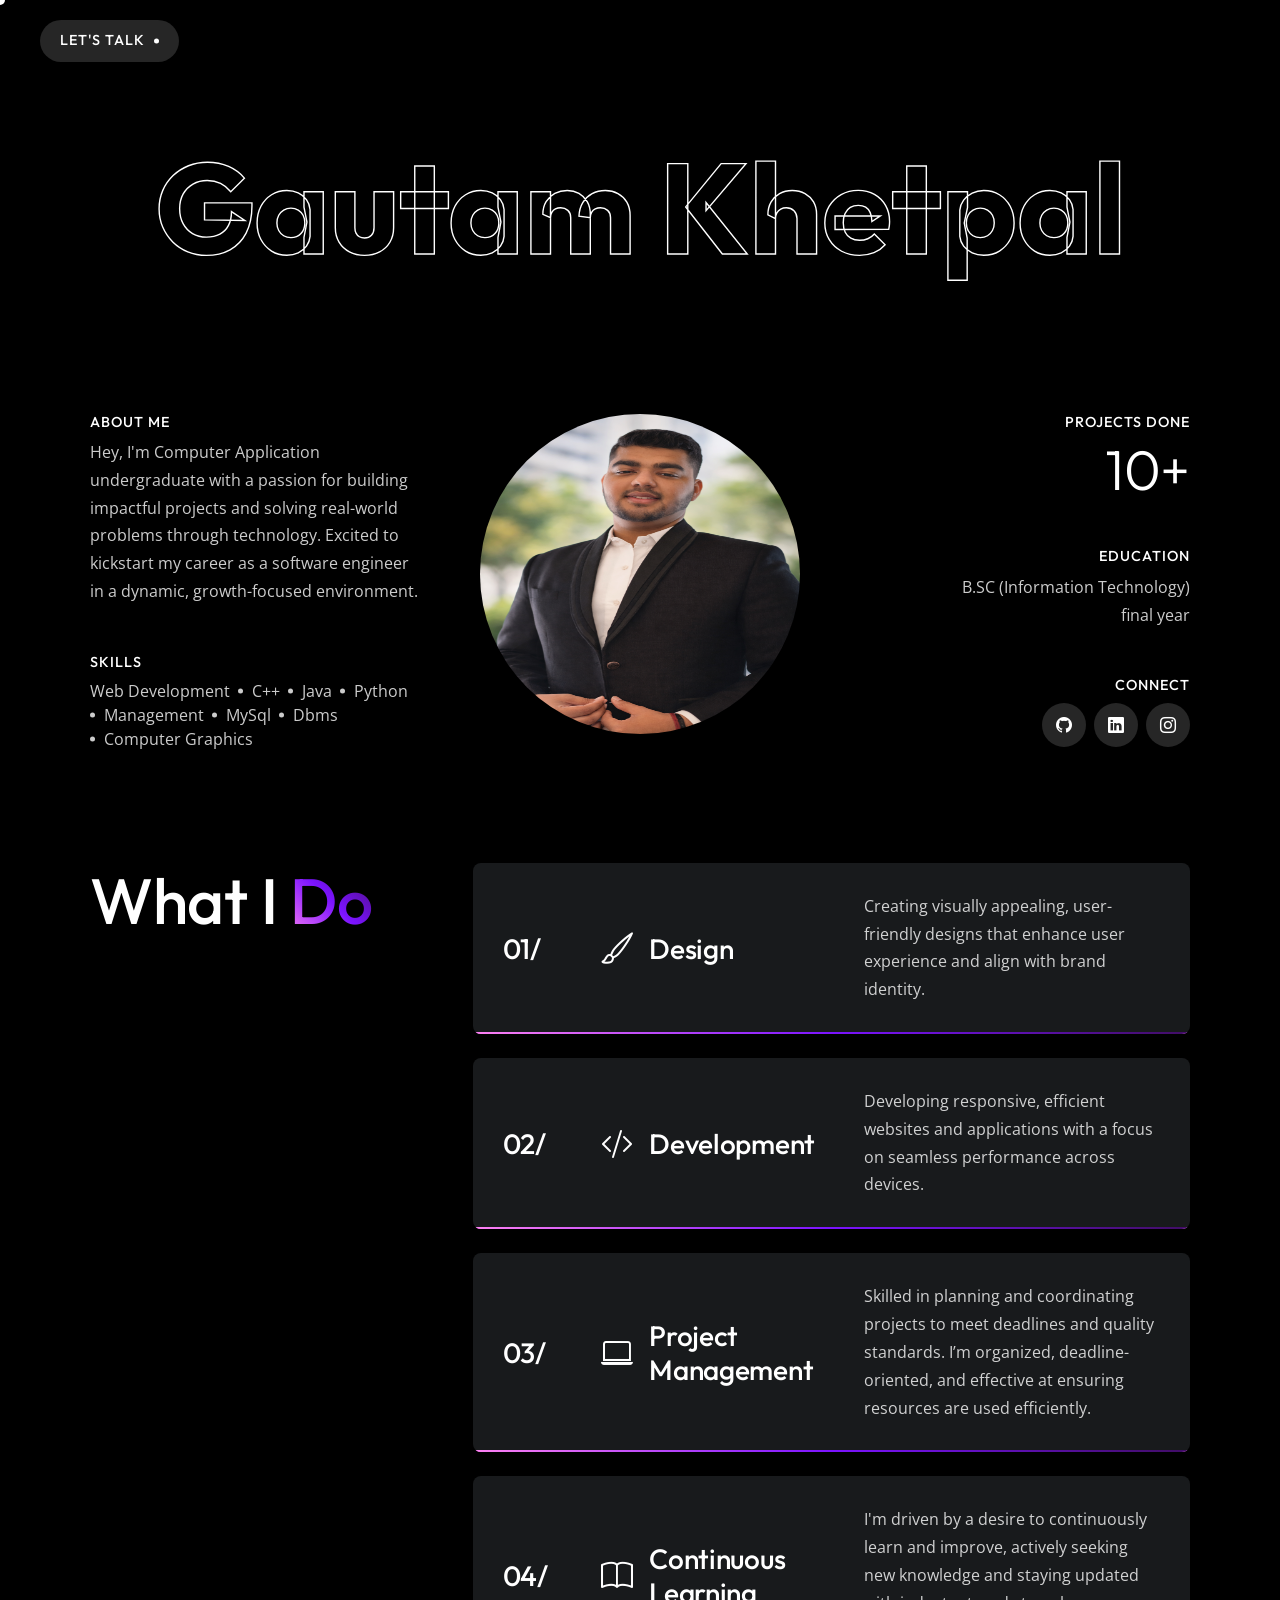
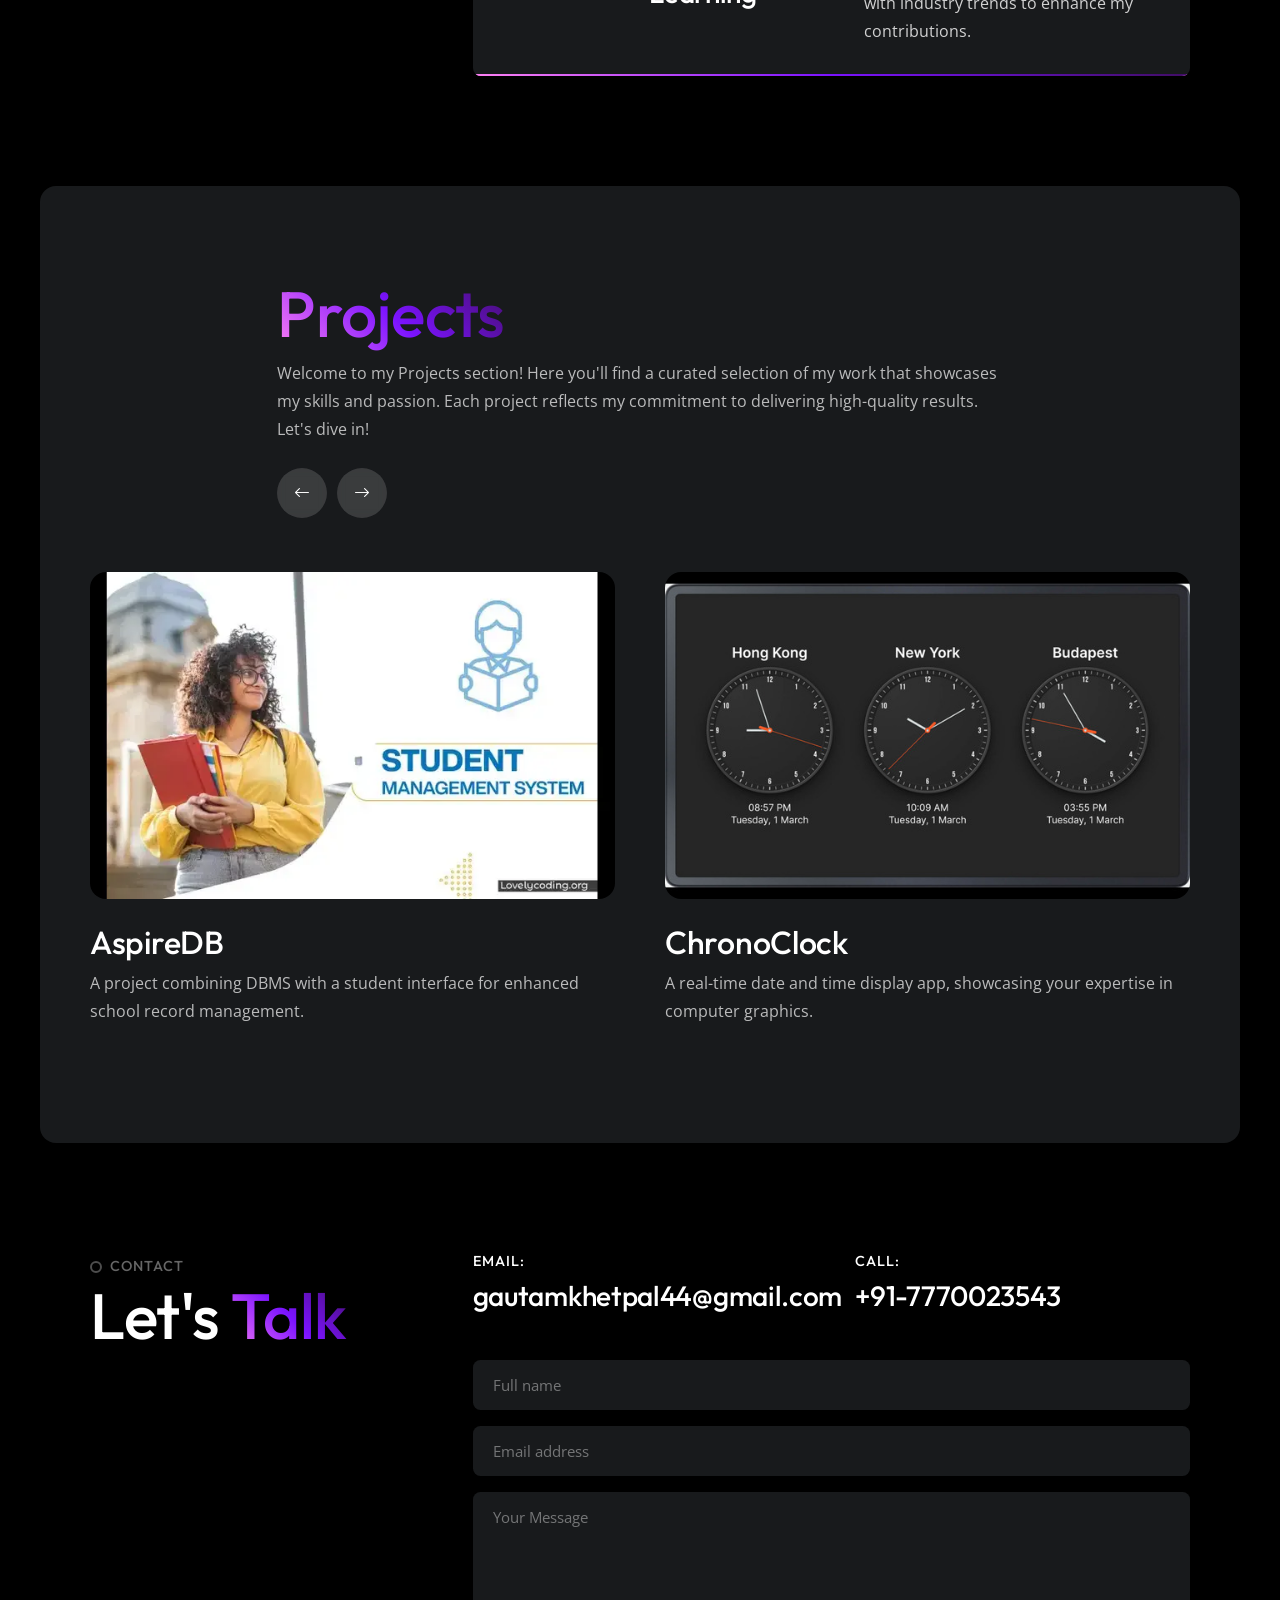
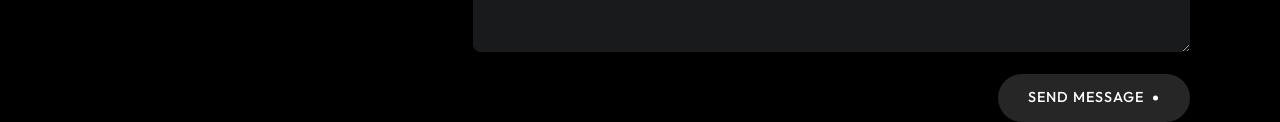
<file: index.html>
<!doctype html>
<html lang="en">
	<head>
		<meta charset="utf-8">
		<meta name="viewport" content="width=device-width, initial-scale=1, shrink-to-fit=no">
		<meta name="description" content="">
        <meta name="keywords" content="">
		<title>Gautam-Portfolio</title>
		<!-- Favicon -->
        <link href="assets/ChatGPT Image Apr 18, 2026, 04_29_12 PM.png" rel="shortcut icon">
		<!-- CSS -->
		<link href="assets/plugins/bootstrap/bootstrap.min.css" rel="stylesheet">
		<link href="assets/plugins/magnific-popup/magnific-popup.min.css" rel="stylesheet">
		<link href="assets/plugins/swiper/swiper-bundle.min.css" rel="stylesheet">
		<link href="assets/css/theme.css" rel="stylesheet">
		<!-- Fonts/Icons -->
		<link href="assets/plugins/bootstrap-icons/bootstrap-icons.css" rel="stylesheet">
		<link href="assets/plugins/fontawesome/css/all.css" rel="stylesheet">
	</head>
	<body data-preloader="true">

		<!-- Cursor -->
		<div id="cursor"></div>
		<!-- end Cursor -->

		<!-- Header -->
		<div class="header">
			<div class="container-fluid">
				<div class="header-wrapper">
					<!-- Header Nav -->
					<div class="header-nav">
						<a class="button button-sm button-dot me-2 me-lg-3" href="#contact">
							<span data-text="Let's Talk">Let's Talk</span>
						</a>
					</div><!-- end header-nav -->
				</div><!-- end header-wrapper -->
			</div><!-- end container -->
		</div>
		<!-- end Header -->
		<main data-bs-spy="scroll" data-bs-target=".nav-box">

			<!-- Hero section -->
			<div id="about" class="hero-section">
				<div class="container text-center">
					<div class="row">
						<div class="col-12">
							<h1 class="hero-heading display-1 fw-bold mb-0 stroke-text">Gautam Khetpal</h1>
						</div>
					</div><!-- end row -->
				</div><!-- end container -->
			</div>
			<!-- end Hero section -->

			<!-- About section -->
			<div class="container">
				<div class="row g-4 g-md-5">
					<div class="col-12 col-lg-4 order-lg-2 text-center">
						<!-- Hero Avatar -->
						<div class="hero-avatar">
							<img src="assets/ChatGPT Image Apr 18, 2026, 04_29_12 PM.png" alt="">
						</div>
						<!-- end Hero Avatar -->
					</div>
					<div class="col-12 col-lg-4 order-lg-1">
						<div class="row g-4 g-lg-5">
							<div class="col-12 col-md-4 col-lg-12">
								<h6 class="sm-heading">About me</h6>
								<p>Hey, I'm Computer Application undergraduate with a passion for building impactful projects and solving real-world problems through technology. Excited to kickstart my career as a software engineer in a dynamic, growth-focused environment.</p>
							</div>
							<div class="col-6 col-md-4 col-lg-12">
								<h6 class="sm-heading">Skills</h6>
								<ul class="list-inline-dot">
									<li>Web Development</li>
									<li>C++</li>
									<li>Java</li>
									<li>Python</li>
									<li>Management</li>
									<li>MySql</li>
									<li>Dbms</li>
									<li>Computer Graphics</li>
								</ul>
							</div>

						</div><!-- end row(inner) -->
					</div>
					<div class="col-12 col-md-12 col-lg-4 order-lg-3 text-lg-end">
						<div class="row g-4 g-lg-5">
							<div class="col-4 col-lg-12">
								<h6 class="sm-heading">Projects Done</h6>
								<h1 class="fw-light display-4 mb-0 line-height-110">10+</h1>
							</div>
							<div class="col-12 col-md-4 col-lg-12">
								<h6 class="sm-heading">Education</h6>
								<p>B.SC (Information Technology) <br>final year</p>
							</div>
							<!-- <div class="col-4 col-lg-12">
								<h6 class="sm-heading">Education</h6>
								<h1 class="fw-light display-4 mb-0 line-height-110">B.SC (Information Technology)</h1>
							</div> -->
							<div class="col-6 col-md-4 col-lg-12">
								<h6 class="sm-heading">Connect</h6>
								<ul class="list-inline">
									<li>
										<a class="button-circle button-circle-sm" href="https://github.com/gautamkhetpal">
											<i class="bi bi-github"></i>
											<i class="bi bi-github"></i>
										</a>
									</li>
									<li>
										<a class="button-circle button-circle-sm" href="https://www.linkedin.com/in/gautam-khetpal-94500828b?utm_source=share&utm_campaign=share_via&utm_content=profile&utm_medium=android_app">
											<i class="bi bi-linkedin"></i>
											<i class="bi bi-linkedin"></i>
										</a>
									</li>
									<li>
										<a class="button-circle button-circle-sm" href="https://www.instagram.com/gautam_khetpal07/profilecard/?igsh=ZGZzbzhweXgwZXZt">
											<i class="bi bi-instagram"></i>
											<i class="bi bi-instagram"></i>
										</a>
									</li>
								</ul>
							</div>
						</div><!-- end row(inner) -->
					</div>
					
				</div><!-- end row -->
			</div><!-- end container -->
			<!-- end About section -->

			<!-- Services section -->
			<div id="services" class="section">
				<div class="container">
					<div class="row g-4 g-xl-5">
						<div class="col-12 col-xl-4">
							<h1 class="display-3 fw-medium mb-0">What I <span class="text-gradient">Do</span></h1>
						</div>
						<div class="col-12 col-xl-8">
							<div class="row g-4">
								<!-- Service box 1 -->
								<div class="col-12">
									<div class="service-box">
										<div class="service-order">
											<h3>01/</h3>
										</div>
										<div class="service-title">
											<i class="bi bi-brush"></i>
											<h3>Design</h3>
										</div>
										<div class="service-text">
											<p>Creating visually appealing, user-friendly designs that enhance user experience and align with brand identity.</p>
										</div>
									</div>
								</div>
								<!-- Service box 2 -->
								<div class="col-12">
									<div class="service-box">
										<div class="service-order">
											<h3>02/</h3>
										</div>
										<div class="service-title">
											<i class="bi bi-code-slash"></i>
											<h3>Development</h3>
										</div>
										<div class="service-text">
											<p>Developing responsive, efficient websites and applications with a focus on seamless performance across devices.</p>
										</div>
									</div>
								</div>
								<!-- Service box 3 -->
								<div class="col-12">
									<div class="service-box">
										<div class="service-order">
											<h3>03/</h3>
										</div>
										<div class="service-title">
											<i class="bi bi-laptop"></i>
											<h3>Project Management</h3>
										</div>
										<div class="service-text">
											<p>Skilled in planning and coordinating projects to meet deadlines and quality standards. 
											I’m organized, deadline-oriented, and effective at ensuring resources are used efficiently.</p>
										</div>
									</div>
								</div>

								<!-- end Service box 3 -->
								<div class="col-12">
									<div class="service-box">
										<div class="service-order">
											<h3>04/</h3>
										</div>
										<div class="service-title">
											<i class="bi bi-book"></i>
											<h3>Continuous Learning</h3>
										</div>
										<div class="service-text">
											<p>I'm driven by a desire to continuously learn and improve,
											 actively seeking new knowledge and staying updated with industry trends to enhance my contributions.</p>
										</div>
									</div>
								</div>
							</div><!-- end row(inner) -->
						</div>
					</div><!-- end row -->
				</div><!-- end container -->
			</div>
			<!-- end Services section -->

			

			<!-- Portfolio section -->
			<div id="portfolio" class="section-box">
				<div class="section-sm bg-dark border-radius-1">
					<div class="container">
						<div class="row">
							<div class="col-12 col-md-10 offset-md-1 col-lg-8 offset-lg-2">
								
								<h1 class="display-3 fw-medium"> <span class="text-gradient">Projects</span></h1>
								<p>Welcome to my Projects section! Here you'll find a curated selection of my work that showcases my skills and passion.
								 Each project reflects my commitment to delivering high-quality results. Let's dive in!</p>
								<!-- Slider Nav -->
								<div class="mt-4">
									<div class="swiper-portfolio-prev button-circle cursor-link">
										<i class="bi bi-arrow-left"></i>
										<i class="bi bi-arrow-left"></i>
									</div>
									<div class="swiper-portfolio-next button-circle cursor-link">
										<i class="bi bi-arrow-right"></i>
										<i class="bi bi-arrow-right"></i>
									</div>
								</div>
								<!-- end Slider Nav -->
							</div>
						</div><!-- end row -->
						<div class="swiper portfolio-slider mt-4 mt-lg-5">
							<div class="swiper-wrapper">
								<!-- Slider Item 1 -->
								<div class="swiper-slide">
									<div class="portfolio-box">
										<!-- Image -->
										<div class="portfolio-img">
											<a >
												<img src="assets/images/aspiredb.jpg.jpg" alt="">
											</a>
										</div>
										<div class="pt-4">
											<!-- Categories -->
											<!-- <ul class="list-inline-dot sm-heading text-white mb-2">
												<li>
													<a class="link-hover" href="#">
														<span data-text="Category">Category</span>
													</a>
												</li>
												<li>
													<a class="link-hover" href="#">
														<span data-text="Category">Category</span>
													</a>
												</li>
												<li>
													<a class="link-hover" href="#">
														<span data-text="Category">Category</span>
													</a>
												</li>
											</ul> -->
											<!-- Caption -->
											<h2>
												
												<a class="portfolio-caption">
													<i class="bi bi-arrow-right"></i>
													AspireDB
												</a>
											</h2>
											<p>A project combining DBMS with a student interface for enhanced school record management.</p>
										</div>
									</div><!-- end portfolio-box -->
								</div>
								<!-- Slider Item 2 -->
								<div class="swiper-slide">
									<div class="portfolio-box">
										<!-- Image -->
										<div class="portfolio-img">
											<a>
												<img src="assets/images/clock.jpg"alt="">
											</a>
										</div>
										<div></div>
										<div class="pt-4">
											<!-- Categories -->
											<!-- <ul class="list-inline-dot sm-heading text-white mb-2">
												<li>
													<a class="link-hover" href="#">
														<span data-text="Category">Category</span>
													</a>
												</li>
												<li>
													<a class="link-hover" href="#">
														<span data-text="Category">Category</span>
													</a>
												</li>
												<li>
													<a class="link-hover" href="#">
														<span data-text="Category">Category</span>
													</a>
												</li>
											</ul> -->
											<!-- Caption -->
											<h2>
												
												<a class="portfolio-caption">
													<i class="bi bi-arrow-right"></i>
													ChronoClock
												</a>
											</h2>
											<p> A real-time date and time display app, showcasing your expertise in computer graphics.</p>
										</div>
									</div><!-- end portfolio-box -->
								</div>
								<!-- Slider Item 3 -->
								<div class="swiper-slide">
									<div class="portfolio-box">
										<!-- Image -->
										<div class="portfolio-img">
											<a>
												<img src="assets/images/pathfinder.jpg" alt="">
											</a>
										</div>
										<div class="pt-4">
											<!-- Categories -->
											<!-- <ul class="list-inline-dot sm-heading text-white mb-2">
												<li>
													<a class="link-hover" href="#">
														<span data-text="Category">Category</span>
													</a>
												</li>
												<li>
													<a class="link-hover" href="#">
														<span data-text="Category">Category</span>
													</a>
												</li>
												<li>
													<a class="link-hover" href="#">
														<span data-text="Category">Category</span>
													</a>
												</li>
											</ul> -->
											<!-- Caption -->
											
											<h2>
												<a class="portfolio-caption">
													<i class="bi bi-arrow-right"></i>
													Pathfinder
												</a>					
											</h2>
											<p>A career guidance tool tailored to help students discover their ideal academic and career paths.</p>
										</div>
									</div><!-- end portfolio-box -->
								</div>
								<!-- end Slider Item 3 -->
								<div class="swiper-slide">
									<div class="portfolio-box">
										<!-- Image -->
										<div class="portfolio-img">
											<a>
												<img src="assets/images/mc.png"alt="">
											</a>
										</div>
										<div></div>
										<div class="pt-4">
											<!-- Categories -->
											<!-- <ul class="list-inline-dot sm-heading text-white mb-2">
												<li>
													<a class="link-hover" href="#">
														<span data-text="Category">Category</span>
													</a>
												</li>
												<li>
													<a class="link-hover" href="#">
														<span data-text="Category">Category</span>
													</a>
												</li>
												<li>
													<a class="link-hover" href="#">
														<span data-text="Category">Category</span>
													</a>
												</li>
											</ul> -->
											<!-- Caption -->
											<h2>
												
												<a class="portfolio-caption">
													<i class="bi bi-arrow-right"></i>
													Masters of Ceremonies
												</a>
											</h2>
											<p>The Masters of Ceremonies project is about coordinating event flow and engaging the audience to create a seamless, entertaining experience.</p>
										</div>
									</div><!-- end portfolio-box -->
								</div>


							</div><!-- end swiper-wrapper -->
						</div><!-- end portfolio-slider -->
					</div><!-- end container -->
				</div>
			</div>
			<!-- end Portfolio section -->

			<!-- Testimonial section -->
			<!-- <div id="testimonial" class="section">
				<div class="container">
					<div class="swiper testimonial-slider">
						<div class="swiper-wrapper">
							<!-- Slider item 1 -->
							<!-- <div class="swiper-slide">
								<div class="testimonial-box">
									<div class="testimonial-avatar">
										<img src="assets/images/testimonial-avatar.jpg" alt="">
									</div>
									<div class="testimonial-content">
										<div class="mb-3">
											<h3>Alexander Warren</h3>
											<span class="sm-heading text-white">CTO - Company</span>
										</div>
										<p class="fs-4 fw-normal fst-italic line-height-140">Lorem ipsum dolor sit amet, consectetur adipisicing elit, sed do eiusmod tempor incididunt ut labore et dolore</p>
									</div>
								</div>
							</div>
							<!-- Slider item 2 -->
							<!-- <div class="swiper-slide">
								<div class="testimonial-box">
									<div class="testimonial-avatar">
										<img src="assets/images/testimonial-avatar.jpg" alt="">
									</div>
									<div class="testimonial-content">
										<div class="mb-3">
											<h3>Alexander Warren</h3>
											<span class="sm-heading text-white">CTO - Company</span>
										</div>
										<p class="fs-4 fw-normal fst-italic line-height-140">Lorem ipsum dolor sit amet, consectetur adipisicing elit, sed do eiusmod tempor incididunt ut labore et dolore</p>
									</div>
								</div>
							</div>
							<!-- Slider item 3 -->
							<!-- <div class="swiper-slide">
								<div class="testimonial-box">
									<div class="testimonial-avatar">
										<img src="assets/images/testimonial-avatar.jpg" alt="">
									</div>
									<div class="testimonial-content">
										<div class="mb-3">
											<h3>Alexander Warren</h3>
											<span class="sm-heading text-white">CTO - Company</span>
										</div>
										<p class="fs-4 fw-normal fst-italic line-height-140">Lorem ipsum dolor sit amet, consectetur adipisicing elit, sed do eiusmod tempor incididunt ut labore et dolore</p>
									</div>
								</div>
							</div>
						</div>
						Slider Pagination Progress
						<v> class="swiper-testimonial-pagination"></v>
						<!- di end Slider Pagination Progress -->
					</div>
				</div><!-- end container -->
			</div> 
			<!-- end Testimonial section -->


			<!-- Contact section -->
			<div id="contact" class="section pb-0">
				<div class="container">
					<div class="row g-4 g-xl-5">
						<div class="col-12 col-xl-4">
							<span class="title-heading text-white-04">Contact</span>
							<h1 class="display-3 fw-medium mb-0">Let's <span class="text-gradient">Talk</span></h1>
						</div>
						<div class="col-12 col-xl-8">
							<div class="row g-4 g-lg-5">
								<div class="col-12 col-md-6">
									<h6 class="sm-heading">Email:</h6>
									<h3 class="mb-0">gautamkhetpal44@gmail.com</h3>
								</div>
								<div class="col-12 col-md-6">
									<h6 class="sm-heading">Call:</h6>
									<h3 class="mb-0">+91-7770023543</h3>
								</div>
							</div><!-- end row(inner) -->
							<!-- Contact Form -->
								<div class="contact-form mt-4 mt-lg-5 text-xl-end">
								<form  action="https://formspree.io/f/mdkozozk"
								method="POST" class="form" data-form>
								  <div class="input-wrapper">
									<input type="text" name="fullname" class="form-input" placeholder="Full name" required data-form-input>
									<input type="email" name="email" class="form-input" placeholder="Email address" required data-form-input>
								  </div>
								  <textarea name="message" class="form-input" placeholder="Your Message" required data-form-input></textarea>
									<button class="button button-dot" type="submit" data-form-btn>
										<span data-text="Send Message">Send Message</span>
									</button>
								</form>
								<!-- Submit result -->
								<div class="submit-result">
									<span id="success">Thank you! Your Message has been sent.</span>
									<span id="error">Something went wrong, Please try again!</span>
								</div>
							</div><!-- end contact-form -->
						</div>
					</div><!-- end row -->
		
				</div><!-- end container -->
			</div>
			<!-- end Contact section -->

		</main>

		<!-- Footer -->
		<!-- end Footer -->

		<!-- Scroll To Top -->
		<div class="scrolltotop">
			<a class="button-circle" href="#">
				<i class="bi bi-arrow-up"></i>
				<i class="bi bi-arrow-up"></i>
			</a>
		</div>
		<!-- end Scroll To Top -->

		<!-- JavaScripts -->
		<script src="assets/plugins/jquery.min.js"></script>
		<script src="assets/plugins/plugins.js"></script>
		<script src="assets/js/functions.js"></script>
	</body>
</html>
</file>
<file: assets/css/theme.css>
/*------------------------------------------------
*
* Template name : Mone
* Version       : 1.0.1
* Author        : FlaTheme
* Author URL    : http://themeforest.net/user/flatheme
* Table of Contents: 
* 1.  Base
* 2.  Forms
* 3.  Lists
* 4.  Typography
* 5.  Buttons
* 6.  Clients
* 7.  Fancy box
* 8.  Lightbox
* 9.  Maps
* 10. Services
* 11. Testimonial
* 12. Blog
* 13. Header Menu
* 14. Portfolio
* 15. Preloader
* 16. Utilities
*
-------------------------------------------------*/
/*------------------------------------------------
  1. Base
-------------------------------------------------*/
@import url("https://fonts.googleapis.com/css2?family=Open+Sans:wght@300;400;500;600;700&family=Outfit:wght@200;300;400;500;600;700;800&display=swap");
html, body {
  width: 100%;
  height: 100%;
}

body {
  overflow-x: hidden;
  position: relative;
  z-index: 1;
  background: black;
  width: auto;
  min-height: 100%;
}

:root {
  --bs-dark-rgb: 24, 26, 28;
}

.container {
  padding: 0 20px;
}

img {
  width: auto;
  max-width: 100%;
  height: auto;
}

.hero-section {
  padding: 130px 0;
}

@media (max-width: 1199.98px) {
  .hero-section {
    padding: 110px 0;
  }
}

@media (max-width: 991.98px) {
  .hero-section {
    padding: 90px 0;
  }
}

.hero-heading {
  font-size: 4rem;
}

@media (min-width: 768px) {
  .hero-heading {
    font-size: 6rem;
  }
}

@media (min-width: 992px) {
  .hero-heading {
    font-size: 7rem;
  }
}

@media (min-width: 1200px) {
  .hero-heading {
    font-size: 8rem;
  }
}

.hero-avatar img {
  width: 320px;
  height: 320px;
  border-radius: 50%;
}

@media (max-width: 1199.98px) {
  .hero-avatar img {
    width: 100%;
    height: auto;
  }
}

@media (max-width: 991.98px) {
  .hero-avatar img {
    width: 270px;
    height: 270px;
  }
}

@media (max-width: 767.98px) {
  .hero-avatar img {
    width: 240px;
    height: 240px;
  }
}

.section-box {
  padding: 0 20px;
}

@media (min-width: 992px) {
  .section-box {
    padding: 0 30px;
  }
}

@media (min-width: 1200px) {
  .section-box {
    padding: 0 40px;
  }
}

@media (min-width: 1600px) {
  .section-box {
    padding: 0 50px;
  }
}

@media (min-width: 1920px) {
  .section-box {
    padding: 0 60px;
  }
}

.section {
  overflow: hidden;
  padding: 110px 0;
}

.section-sm {
  overflow: hidden;
  padding: 90px 0;
}

@media (max-width: 1199.98px) {
  .section {
    padding: 90px 0;
  }
  .section-sm {
    padding: 70px 0;
  }
}

.link-hover {
  display: inline-block;
  overflow: hidden;
  vertical-align: middle;
}

.link-hover span {
  display: block;
  position: relative;
  color: transparent;
}

.link-hover span:before, .link-hover span:after {
  content: attr(data-text);
  position: absolute;
  left: 0;
  color: white;
  -webkit-transition: ease-out 0.16s;
  transition: ease-out 0.16s;
}

.link-hover span:before {
  top: 0;
}

.link-hover span:after {
  visibility: hidden;
  opacity: 0;
  top: 100%;
}

.link-hover:hover:before {
  opacity: 0.4;
  -webkit-transform: translateY(-50%) scale(2.7);
  transform: translateY(-50%) scale(2.7);
}

.link-hover:hover span:before {
  visibility: hidden;
  opacity: 0;
  top: -100%;
}

.link-hover:hover span:after {
  visibility: visible;
  opacity: 1;
  top: 0;
}

@media (max-width: 991.98px) {
  #cursor {
    display: none;
  }
}

@media (min-width: 992px) {
  #cursor {
    z-index: 999;
    position: absolute;
    -webkit-transform: translate(-50%, -50%);
    transform: translate(-50%, -50%);
    background: white;
    width: 10px;
    height: 10px;
    border-radius: 50%;
    mix-blend-mode: difference;
    pointer-events: none;
    -webkit-transition: linear 0.08s;
    transition: linear 0.08s;
  }
  #cursor.scale-cursor {
    -webkit-transform: translate(-50%, -50%) scale(5);
    transform: translate(-50%, -50%) scale(5);
    opacity: 0.15;
  }
}

.scrolltotop {
  position: fixed;
  right: 20px;
  bottom: 20px;
  -webkit-transform: translateY(20px);
  transform: translateY(20px);
  z-index: 991;
  visibility: hidden;
  opacity: 0;
  -webkit-transition: ease-out 0.12s;
  transition: ease-out 0.12s;
}

.scrolltotop.show {
  -webkit-transform: translateY(0);
  transform: translateY(0);
  visibility: visible;
  opacity: 1;
}

@media (min-width: 992px) {
  .scrolltotop {
    right: 30px;
  }
}

@media (min-width: 1200px) {
  .scrolltotop {
    right: 40px;
  }
}

@media (min-width: 1600px) {
  .scrolltotop {
    right: 50px;
  }
}

@media (min-width: 1920px) {
  .scrolltotop {
    right: 60px;
  }
}

/*------------------------------------------------
  2. Forms
-------------------------------------------------*/
input:not(.form-check-input),
textarea {
  background: #181a1c;
  width: 100%;
  border: 0;
  margin-bottom: 1rem;
  padding: 15px 20px;
  border-radius: 0.5em;
  box-shadow: none;
  font: 400 15px "Open Sans", sans-serif;
  -webkit-transition: ease-out 0.16s;
  transition: ease-out 0.16s;
}

input:not(.form-check-input):focus, input:not(.form-check-input):active,
textarea:focus,
textarea:active {
  outline: 0;
  box-shadow: none;
}

textarea {
  height: 160px;
}

input:not(.form-check-input), textarea, .form-control {
  color: rgba(255, 255, 255, 0.8);
}

input:not(.form-check-input)::-webkit-input-placeholder, textarea::-webkit-input-placeholder, .form-control::-webkit-input-placeholder {
  color: rgba(255, 255, 255, 0.4);
}

input:not(.form-check-input)::-moz-placeholder, textarea::-moz-placeholder, .form-control::-moz-placeholder {
  color: rgba(255, 255, 255, 0.4);
}

input:not(.form-check-input):-ms-placeholder, textarea:-ms-placeholder, .form-control:-ms-placeholder {
  color: rgba(255, 255, 255, 0.4);
}

input:not(.form-check-input)::-ms-placeholder, textarea::-ms-placeholder, .form-control::-ms-placeholder {
  color: rgba(255, 255, 255, 0.4);
}

input:not(.form-check-input)::placeholder, textarea::placeholder, .form-control::placeholder {
  color: rgba(255, 255, 255, 0.4);
}

input:not(.form-check-input):focus, textarea:focus, .form-control:focus {
  border-color: rgba(255, 255, 255, 0.3);
}

label {
  font-size: 15px;
}

.submit-result span {
  display: none;
  -webkit-transition: ease-out 0.2s;
  transition: ease-out 0.2s;
}

.submit-result span.show-result {
  margin-top: 24px;
  display: block;
}

.submit-result span#success {
  color: #32CD32;
}

.submit-result span#error {
  color: #E32227;
}

.submit-result span .error-color {
  background: rgba(255, 0, 0, 0.1);
}

/*------------------------------------------------
  3. Lists
-------------------------------------------------*/
ul {
  margin: 0;
}

ul li a {
  -webkit-transition: linear 0.1s;
  transition: linear 0.1s;
}

ul[class*=' list-'], ul[class^='list-'] {
  padding: 0;
}

ul.list-unstyled li {
  list-style-type: none;
}

ul[class*=' list-inline'] li, ul[class^='list-inline'] li {
  display: inline-block;
}

ul.list-inline li {
  padding-left: 4px;
}

ul.list-inline li:first-child {
  padding-left: 0;
}

ul.list-inline-lg li {
  padding-left: 8px;
}

ul.list-inline-lg li:first-child {
  padding-left: 0;
}

ul.list-inline-dot li {
  position: relative;
  padding: 0 4px 0 14px;
}

ul.list-inline-dot li:before {
  content: '';
  position: absolute;
  top: 50%;
  left: 0;
  -webkit-transform: translateY(-50%);
  transform: translateY(-50%);
  background: rgba(255, 255, 255, 0.8);
  width: 5px;
  height: 5px;
  border-radius: 50%;
}

ul.list-inline-dot li:first-child {
  padding-left: 0;
}

ul.list-inline-dot li:first-child:before {
  display: none;
}

/*------------------------------------------------
  4. Typography
-------------------------------------------------*/
body {
  color: rgba(255, 255, 255, 0.8);
  font-family: "Open Sans", sans-serif;
  font-size: 1rem;
  font-weight: 400;
  letter-spacing: 0;
}

@media (max-width: 991.98px) {
  body {
    font-size: 0.938rem;
  }
}

h1, h2, h3, h4, h5, h6 {
  letter-spacing: -0.3px;
  color: white;
  font-family: "Outfit", sans-serif;
  font-weight: 500;
}

p {
  margin: 0;
  line-height: 1.74;
  /* 26px */
}

@media (max-width: 991.98px) {
  p {
    line-height: 1.6;
    /* 24px */
  }
}

.uppercase {
  text-transform: uppercase;
}

.font-small {
  font-size: 0.9em;
  line-height: 1.7;
}

@media (max-width: 991.98px) {
  .font-small {
    font-size: 0.9em;
    line-height: 1.7;
  }
}

.font-large {
  font-size: 1.063em;
  line-height: 1.6;
}

@media (max-width: 991.98px) {
  .font-large {
    font-size: 1.063em;
  }
}

.title-heading {
  position: relative;
  display: inline-block;
  padding-left: 20px;
  font-family: "Outfit", sans-serif;
  font-size: 0.9em;
  font-weight: 500;
  text-transform: uppercase;
  letter-spacing: 1px;
}

.title-heading:before {
  content: '';
  position: absolute;
  top: 50%;
  left: 0;
  -webkit-transform: translateY(-50%);
  transform: translateY(-50%);
  width: 12px;
  height: 12px;
  border: 2px solid rgba(255, 255, 255, 0.3);
  border-radius: 50%;
}

.sm-heading {
  font-family: "Outfit", sans-serif;
  font-size: 0.9em;
  font-weight: 500;
  text-transform: uppercase;
  letter-spacing: 1px;
  line-height: 1.2;
}

i {
  display: inline-block;
}

.icon-4xl i {
  font-size: 2.4em;
}

.icon-3xl i {
  font-size: 2.13em;
}

.icon-2xl i {
  font-size: 1.86em;
}

.icon-xl i {
  font-size: 1.6em;
}

.icon-lg i {
  font-size: 1.33em;
}

.icon-sm i {
  font-size: 0.9em;
}

/*------------------------------------------------
  5. Buttons
-------------------------------------------------*/
a {
  color: white;
  -webkit-transition: linear 0.1s;
  transition: linear 0.1s;
  text-decoration: none;
}

a:hover {
  color: white;
  text-decoration: none;
}

button {
  background: transparent;
  box-shadow: none;
  border: 0;
  padding: 0;
  cursor: pointer;
}

a:focus, a:active, button:focus, button:active {
  box-shadow: none;
  outline: 0;
}

.button {
  position: relative;
  display: inline-block;
  overflow: hidden;
  background: rgba(255, 255, 255, 0.15);
  backdrop-filter: blur(5px);
  border-radius: 3em;
  padding: 13px 30px;
  color: white;
  font-family: "Outfit", sans-serif;
  font-size: 0.9em;
  font-weight: 500;
  text-transform: uppercase;
  letter-spacing: 1px;
  -webkit-transition: ease-out 0.12s;
  transition: ease-out 0.12s;
}

.button:after {
  content: '';
  z-index: -1;
  position: absolute;
  top: 0;
  left: 0;
  opacity: 0;
  background-color: #ff82f3;
  background-image: linear-gradient(45deg, #ff82f3 0%, #7b13ff 50%, #400d64 100%);
  width: 100%;
  height: 100%;
  -webkit-transition: linear 0.1s;
  transition: linear 0.1s;
}

.button span {
  display: block;
  position: relative;
  color: transparent;
}

.button span:before, .button span:after {
  content: attr(data-text);
  position: absolute;
  left: 0;
  color: white;
  -webkit-transition: ease-out 0.14s;
  transition: ease-out 0.14s;
}

.button span:before {
  top: 0;
}

.button span:after {
  visibility: hidden;
  opacity: 0;
  top: 100%;
}

.button:hover {
  background: rgba(255, 255, 255, 0.15);
  color: white;
}

.button:hover:after {
  opacity: 0.2;
}

.button:hover span:before {
  visibility: hidden;
  opacity: 0;
  top: -100%;
}

.button:hover span:after {
  visibility: visible;
  opacity: 1;
  top: 0;
}

.button-sm {
  padding: 10px 20px;
}

.button-lg {
  padding: 16px 42px;
}

.button-white {
  background: white;
  color: black;
}

.button-white:after {
  display: none;
}

.button-white span:before, .button-white span:after {
  color: black;
}

.button-white:hover {
  background: white;
  color: black;
}

.button-dot {
  padding: 13px 46px 13px 30px;
}

.button-dot:before {
  content: '';
  position: absolute;
  top: 50%;
  right: 32px;
  -webkit-transform: translateY(-50%);
  transform: translateY(-50%);
  background: white;
  width: 5px;
  height: 5px;
  border-radius: 50%;
  -webkit-transition: linear 0.06s;
  transition: linear 0.06s;
}

.button-dot:hover:before {
  opacity: 0.4;
  -webkit-transform: translateY(-50%) scale(2.7);
  transform: translateY(-50%) scale(2.7);
}

.button-dot.button-sm {
  padding: 10px 34px 10px 20px;
}

.button-dot.button-sm:before {
  right: 20px;
}

.button-dot.button-lg {
  padding: 16px 60px 16px 42px;
}

.button-dot.button-white:before {
  background: black;
}

.button-dot.button-white:hover:before {
  opacity: 0.2;
}

.button-circle {
  position: relative;
  overflow: hidden;
  z-index: 1;
  display: inline-block;
  background: rgba(255, 255, 255, 0.15);
  backdrop-filter: blur(5px);
  width: 50px;
  height: 50px;
  border-radius: 50%;
  color: white;
  text-align: center;
  line-height: 50px;
  -webkit-transition: linear 0.1s;
  transition: linear 0.1s;
}

.button-circle:before {
  content: '';
  z-index: -1;
  position: absolute;
  top: 0;
  left: 0;
  opacity: 0;
  background-color: #ff82f3;
  background-image: linear-gradient(45deg, #ff82f3 0%, #7b13ff 50%, #400d64 100%);
  width: 100%;
  height: 100%;
  -webkit-transition: linear 0.1s;
  transition: linear 0.1s;
}

.button-circle i {
  position: absolute;
  top: 50%;
  left: 50%;
  -webkit-transform: translate(-50%, -50%);
  transform: translate(-50%, -50%);
  -webkit-transition: ease-out 0.16s;
  transition: ease-out 0.16s;
}

.button-circle i:last-child {
  top: 100%;
  visibility: hidden;
  opacity: 0;
}

.button-circle:hover {
  background: rgba(255, 255, 255, 0.15);
  color: white;
}

.button-circle:hover:before {
  opacity: 0.2;
}

.button-circle:hover i:first-child {
  top: 0;
  visibility: hidden;
  opacity: 0;
}

.button-circle:hover i:last-child {
  top: 50%;
  visibility: visible;
  opacity: 1;
}

.button-circle-sm {
  width: 44px;
  height: 44px;
  line-height: 44px;
}

.button-circle-lg {
  width: 56px;
  height: 56px;
  line-height: 56px;
}

.button-circle-white {
  background: white;
  color: black;
}

.button-circle-white:before {
  display: none;
}

.button-circle-white:hover {
  background: white;
  color: black;
}

/*------------------------------------------------
  6. Clients
-------------------------------------------------*/
.client-box a img {
  opacity: 0.6;
  width: 100%;
  -webkit-transition: ease-out 0.12s;
  transition: ease-out 0.12s;
}

.client-box a:hover img {
  opacity: 1;
}

/*------------------------------------------------
  7. Fancy box
-------------------------------------------------*/
.fancy-box {
  z-index: 1;
  position: relative;
  overflow: hidden;
  background: #181a1c;
  padding: 30px;
  border-radius: 0.5em;
}

.fancy-box:before {
  z-index: -1;
  content: '';
  visibility: hidden;
  opacity: 0;
  position: absolute;
  top: 0;
  left: 0;
  background-color: #ff82f3;
  background-image: linear-gradient(45deg, #ff82f3 0%, #7b13ff 50%, #400d64 100%);
  width: 100%;
  height: 100%;
  -webkit-transition: linear 0.1s;
  transition: linear 0.1s;
}

.fancy-box:after {
  content: '';
  position: absolute;
  bottom: 0;
  left: 0;
  background-color: #ff82f3;
  background-image: linear-gradient(45deg, #ff82f3 0%, #7b13ff 50%, #400d64 100%);
  width: 100%;
  height: 2px;
  -webkit-transition: linear 0.1s;
  transition: linear 0.1s;
}

.fancy-box:hover:before {
  visibility: visible;
  opacity: 0.1;
}

@media (max-width: 1199.98px) {
  .fancy-box {
    padding: 24px;
  }
}

@media (max-width: 991.98px) {
  .fancy-box {
    padding: 20px;
  }
}

/*------------------------------------------------
  8. Lightbox
-------------------------------------------------*/
.lightbox-image-box,
.lightbox-media-box {
  position: relative;
  overflow: hidden;
  display: block;
}

.lightbox-image-box[class*='border-radius'],
.lightbox-media-box[class*='border-radius'] {
  -webkit-transform: translate3d(0, 0, 0);
  transform: translate3d(0, 0, 0);
}

.lightbox-image-box:after,
.lightbox-media-box:after {
  content: '';
  position: absolute;
  top: 0;
  right: 0;
  bottom: 0;
  left: 0;
  opacity: 0;
  background-color: #ff82f3;
  background-image: linear-gradient(45deg, #ff82f3 0%, #7b13ff 50%, #400d64 100%);
  -webkit-transition: linear 0.1s;
  transition: linear 0.1s;
}

.lightbox-image-box img,
.lightbox-media-box img {
  -webkit-transform: scale(1);
  transform: scale(1);
  -webkit-transition: transform 0.4s cubic-bezier(0.165, 0.84, 0.44, 1);
  transition: transform 0.4s cubic-bezier(0.165, 0.84, 0.44, 1);
}

.lightbox-image-box .lightbox-icon,
.lightbox-media-box .lightbox-icon {
  z-index: 1;
  position: absolute;
  top: 50%;
  left: 50%;
  -webkit-transform: translate(-50%, -50%);
  transform: translate(-50%, -50%);
  background: rgba(0, 0, 0, 0.2);
  backdrop-filter: blur(5px);
  width: 60px;
  height: 60px;
  border-radius: 50%;
  text-align: center;
  line-height: 60px;
  color: white;
}

.lightbox-image-box:hover:after,
.lightbox-media-box:hover:after {
  opacity: 0.1;
}

.lightbox-image-box:hover img,
.lightbox-media-box:hover img {
  -webkit-transform: scale(1.06);
  transform: scale(1.06);
}

.mfp-bg {
  background: black;
}

.mfp-container,
.mfp-bg {
  opacity: 0;
  -webkit-backface-visibility: hidden;
  -webkit-transition: ease-out 0.16s;
  transition: ease-out 0.16s;
}

.mfp-container {
  -webkit-transform: scale(0.98);
  transform: scale(0.98);
  padding: 0 20px;
}

.mfp-ready .mfp-container {
  -webkit-transform: scale(1);
  transform: scale(1);
  opacity: 1;
}

.mfp-ready.mfp-bg {
  opacity: 0.97;
}

.mfp-removing .mfp-container, .mfp-removing.mfp-bg {
  opacity: 0;
}

.mfp-removing .mfp-container {
  -webkit-transform: scale(0.98);
  transform: scale(0.98);
}

button.mfp-close {
  display: block;
  top: -5px;
  opacity: 1;
  width: auto;
  height: auto;
  line-height: auto;
  font-size: 24px;
  -webkit-transition: linear 0.1s;
  transition: linear 0.1s;
}

button.mfp-close:hover {
  top: -5px;
  opacity: 1;
  color: #fff;
}

.mfp-iframe-holder .mfp-close {
  top: -45px;
}

.mfp-iframe-holder .mfp-close:hover {
  top: -45px;
}

.mfp-close-btn-in .mfp-close {
  color: rgba(255, 255, 255, 0.7);
}

.mfp-arrow {
  -webkit-transition: linear 0.1s;
  transition: linear 0.1s;
}

.mfp-arrow-left:before {
  border-right: 0;
}

.mfp-arrow-right:before {
  border-left: 0;
}

@media (max-width: 575.98px) {
  button.mfp-arrow {
    background: rgba(0, 0, 0, 0.5);
    width: 70px;
    height: 70px;
    margin-top: -35px;
  }
  button.mfp-arrow:active {
    margin-top: -35px;
  }
  button.mfp-arrow-left {
    margin-left: 20px;
  }
  button.mfp-arrow-left:before, button.mfp-arrow-left:after {
    margin-top: 15px;
    margin-left: 20px;
  }
  button.mfp-arrow-right {
    margin-right: 20px;
  }
  button.mfp-arrow-right:before, button.mfp-arrow-right:after {
    margin-top: 15px;
    margin-left: 30px;
  }
}

.mfp-bottom-bar {
  margin-top: -30px;
}

.mfp-bottom-bar .mfp-title {
  color: rgba(255, 255, 255, 0.7);
}

.mfp-bottom-bar .mfp-counter {
  color: rgba(255, 255, 255, 0.6);
  font-size: 14px;
}

.mfp-iframe-scaler iframe, .mfp-figure::after {
  -webkit-box-shadow: 0 0 14px 0 rgba(0, 0, 0, 0.3);
  box-shadow: 0 0 14px 0 rgba(0, 0, 0, 0.3);
}

/*------------------------------------------------
  9. Maps
-------------------------------------------------*/
.gmap {
  width: 100%;
}

.gmap-sm {
  height: 350px;
}

.gmap-md {
  height: 400px;
}

.gmap-lg {
  height: 450px;
}

@media (max-width: 991.98px) {
  .gmap-sm {
    height: 300px;
  }
  .gmap-md {
    height: 350px;
  }
  .gmap-lg {
    height: 400px;
  }
}

/*------------------------------------------------
  10. Services
-------------------------------------------------*/
.service-box {
  z-index: 1;
  position: relative;
  overflow: hidden;
  background: #181a1c;
  padding: 30px;
  border-radius: 0.5em;
}

.service-box:before {
  z-index: -1;
  content: '';
  visibility: hidden;
  opacity: 0;
  position: absolute;
  top: 0;
  left: 0;
  background-color: #ff82f3;
  background-image: linear-gradient(45deg, #ff82f3 0%, #7b13ff 50%, #400d64 100%);
  width: 100%;
  height: 100%;
  -webkit-transition: linear 0.1s;
  transition: linear 0.1s;
}

.service-box:after {
  content: '';
  position: absolute;
  bottom: 0;
  left: 0;
  background-color: #ff82f3;
  background-image: linear-gradient(45deg, #ff82f3 0%, #7b13ff 50%, #400d64 100%);
  width: 100%;
  height: 2px;
  -webkit-transition: linear 0.1s;
  transition: linear 0.1s;
}

.service-box .service-order * {
  margin: 0;
}

.service-box .service-title * {
  display: inline-flex;
  margin-bottom: 0;
}

.service-box .service-title i {
  font-size: 2em;
  padding-right: 16px;
  color: white;
}

.service-box:hover:before {
  visibility: visible;
  opacity: 0.1;
}

@media (max-width: 991.98px) {
  .service-box {
    padding: 20px;
  }
  .service-box .service-order {
    margin-bottom: 12px;
  }
  .service-box .service-title {
    display: inline-flex;
    align-items: center;
    margin-bottom: 12px;
  }
  .service-box .service-title i {
    padding-right: 12px;
  }
}

@media (min-width: 992px) {
  .service-box {
    display: -webkit-box;
    display: -webkit-flex;
    display: -ms-flexbox;
    display: flex;
    align-items: center;
  }
  .service-box .service-order {
    display: inline-flex;
    width: 15%;
  }
  .service-box .service-title {
    display: inline-flex;
    width: 40%;
    align-items: center;
    padding-right: 24px;
  }
  .service-box .service-text {
    display: inline-flex;
    width: 45%;
  }
}

/*------------------------------------------------
  11. Testimonial
-------------------------------------------------*/
.testimonial-slider {
  position: relative;
}

.swiper-testimonial-pagination.swiper-pagination-progressbar,
.swiper-testimonial-pagination.swiper-pagination-horizontal {
  position: absolute;
  top: auto;
  bottom: 0;
  right: 0;
  left: 330px;
  z-index: 1;
  overflow: hidden;
  background: rgba(255, 255, 255, 0.2);
  width: auto;
  height: 2px;
  border-radius: 1px;
}

.swiper-testimonial-pagination.swiper-pagination-progressbar .swiper-pagination-progressbar-fill,
.swiper-testimonial-pagination.swiper-pagination-horizontal .swiper-pagination-progressbar-fill {
  background-color: #ff82f3;
  background-image: linear-gradient(45deg, #ff82f3 0%, #7b13ff 50%, #400d64 100%);
}

.testimonial-box {
  position: relative;
}

.testimonial-box:before {
  content: '\f10e';
  z-index: -1;
  opacity: 0.2;
  position: absolute;
  top: 0;
  right: 0;
  font-family: "Font Awesome 6 Free";
  font-size: 5rem;
  font-weight: 900;
  line-height: 1;
}

.testimonial-box .testimonial-avatar {
  width: 280px;
  height: 280px;
}

.testimonial-box .testimonial-avatar img {
  border-radius: 50%;
}

@media (min-width: 1200px) {
  .testimonial-slider {
    padding-bottom: 2px;
  }
  .testimonial-box {
    display: -webkit-box;
    display: -webkit-flex;
    display: -ms-flexbox;
    display: flex;
    align-items: center;
  }
  .testimonial-box .testimonial-avatar {
    display: inline-block;
    min-width: 280px;
    max-width: 280px;
  }
  .testimonial-box .testimonial-content {
    display: inline-block;
    width: auto;
    padding-left: 50px;
  }
}

@media (max-width: 1199.98px) {
  .testimonial-box {
    text-align: center;
  }
  .testimonial-box .testimonial-avatar {
    display: inline-block;
    width: 200px;
    height: 200px;
    margin-bottom: 16px;
  }
  .testimonial-slider {
    padding-bottom: 22px;
  }
  .swiper-testimonial-pagination.swiper-pagination-progressbar,
  .swiper-testimonial-pagination.swiper-pagination-horizontal {
    left: 0;
  }
}

@media (max-width: 991.98px) {
  .testimonial-box:before {
    font-size: 4rem;
  }
}

/*------------------------------------------------
  12. Blog
-------------------------------------------------*/
.blog-post-box .blog-post-img {
  position: relative;
  overflow: hidden;
  border-radius: 1em;
}

.blog-post-box .blog-post-img .blog-post-img-link {
  display: block;
}

.blog-post-box .blog-post-img .blog-post-img-link:before {
  content: '';
  z-index: 1;
  position: absolute;
  top: 0;
  left: 0;
  opacity: 0;
  background-color: #ff82f3;
  background-image: linear-gradient(45deg, #ff82f3 0%, #7b13ff 50%, #400d64 100%);
  width: 100%;
  height: 100%;
  -webkit-transition: linear 0.1s;
  transition: linear 0.1s;
}

.blog-post-box .blog-post-img img {
  -webkit-transform: scale(1);
  transform: scale(1);
  width: 100%;
  -webkit-transition: transform 0.4s cubic-bezier(0.165, 0.84, 0.44, 1);
  transition: transform 0.4s cubic-bezier(0.165, 0.84, 0.44, 1);
}

.blog-post-box .blog-post-img .blog-post-category {
  z-index: 2;
  position: absolute;
  top: 16px;
  right: 16px;
  display: inline-block;
  background: rgba(0, 0, 0, 0.2);
  backdrop-filter: blur(5px);
  padding: 10px 20px;
  border-radius: 2em;
  color: white;
  font-family: "Outfit", sans-serif;
  font-size: 0.9em;
  font-weight: 500;
  text-transform: uppercase;
  letter-spacing: 0.5px;
}

.blog-post-box .blog-post-img .blog-post-category span {
  display: block;
  position: relative;
  color: transparent;
}

.blog-post-box .blog-post-img .blog-post-category span:before, .blog-post-box .blog-post-img .blog-post-category span:after {
  content: attr(data-text);
  position: absolute;
  left: 0;
  color: white;
  -webkit-transition: ease-out 0.14s;
  transition: ease-out 0.14s;
}

.blog-post-box .blog-post-img .blog-post-category span:before {
  top: 0;
}

.blog-post-box .blog-post-img .blog-post-category span:after {
  visibility: hidden;
  opacity: 0;
  top: 100%;
}

.blog-post-box .blog-post-img .blog-post-category:hover span:before {
  visibility: hidden;
  opacity: 0;
  top: -100%;
}

.blog-post-box .blog-post-img .blog-post-category:hover span:after {
  visibility: visible;
  opacity: 1;
  top: 0;
}

.blog-post-box .blog-post-img:hover .blog-post-img-link:before {
  opacity: 0.1;
}

.blog-post-box .blog-post-img:hover img {
  -webkit-transform: scale(1.04);
  transform: scale(1.04);
}

.blog-post-box .blog-caption {
  display: block;
  position: relative;
  overflow: hidden;
  -webkit-transition: ease-out 0.2s;
  transition: ease-out 0.2s;
}

.blog-post-box .blog-caption i {
  position: absolute;
  top: 50%;
  left: 0;
  -webkit-transform: translateY(-50%);
  transform: translateY(-50%);
  visibility: hidden;
  opacity: 0;
  -webkit-transition: linear 0.1s;
  transition: linear 0.1s;
}

.blog-post-box:hover .blog-caption {
  padding-left: 44px;
}

.blog-post-box:hover .blog-caption i {
  visibility: visible;
  opacity: 1;
}

.blog-slider.swiper, .blog-slider.swiper-container {
  overflow: visible;
}

.swiper-blog-prev {
  margin-right: 6px;
}

/*------------------------------------------------
  13. Header Menu
-------------------------------------------------*/
.header {
  position: fixed;
  top: 0;
  right: 0;
  left: 0;
  z-index: 991;
  padding: 20px 0;
  text-align: center;
}

.header .container-fluid {
  padding: 0 10px;
}

.header .header-wrapper {
  display: -webkit-box;
  display: -webkit-flex;
  display: -ms-flexbox;
  display: flex;
  justify-content: space-between;
  align-items: center;
  padding: 0 10px;
}

.header .header-wrapper .header-logo {
  display: inline-flex;
}

.header .header-wrapper .header-logo * {
  margin-bottom: 0;
}

.header .header-wrapper .header-logo img {
  max-height: 42px;
}

.header .header-wrapper .header-nav {
  position: relative;
  display: inline-flex;
  align-items: center;
}

.header .header-wrapper .header-nav .nav-box {
  z-index: 991;
  visibility: hidden;
  opacity: 0;
  position: absolute;
  -webkit-transform: translateY(5px);
  transform: translateY(5px);
  top: 60px;
  right: 0;
  background: rgba(255, 255, 255, 0.1);
  backdrop-filter: blur(5px);
  border-radius: 0.5em;
  -webkit-box-shadow: 0 8px 24px 0 rgba(22, 24, 26, 0.07);
  box-shadow: 0 8px 24px 0 rgba(22, 24, 26, 0.07);
  padding: 26px 30px;
  text-align: left;
  -webkit-transition: linear 0.1s;
  transition: linear 0.1s;
}

.header .header-wrapper .header-nav .nav-box:before {
  content: '';
  position: absolute;
  top: 0;
  left: 0;
  background-color: #ff82f3;
  background-image: linear-gradient(45deg, #ff82f3 0%, #7b13ff 50%, #400d64 100%);
  width: 100%;
  height: 100%;
  border-radius: 0.5em;
  opacity: 0.3;
}

.header .header-wrapper .header-nav .nav-box.show {
  -webkit-transform: translateY(0);
  transform: translateY(0);
  visibility: visible;
  opacity: 1;
}

.header .header-wrapper .header-nav .nav-box .nav .nav-item {
  display: block;
  width: 100%;
  margin-bottom: 10px;
  font-family: "Outfit", sans-serif;
  font-size: 1.25rem;
}

.header .header-wrapper .header-nav .nav-box .nav .nav-item:last-child {
  margin-bottom: 0;
}

.header .header-wrapper .header-nav .nav-box .nav .nav-item .nav-link {
  position: relative;
  padding: 0;
  color: white;
  -webkit-transition: ease-out 0.2s;
  transition: ease-out 0.2s;
}

.header .header-wrapper .header-nav .nav-box .nav .nav-item .nav-link i {
  position: absolute;
  top: 50%;
  left: 0;
  -webkit-transform: translateY(-50%);
  transform: translateY(-50%);
  visibility: hidden;
  opacity: 0;
  -webkit-transition: linear 0.1s;
  transition: linear 0.1s;
}

.header .header-wrapper .header-nav .nav-box .nav .nav-item .nav-link:hover, .header .header-wrapper .header-nav .nav-box .nav .nav-item .nav-link.active {
  padding-left: 26px;
}

.header .header-wrapper .header-nav .nav-box .nav .nav-item .nav-link:hover i, .header .header-wrapper .header-nav .nav-box .nav .nav-item .nav-link.active i {
  visibility: visible;
  opacity: 1;
}

@media (max-width: 1199.98px) {
  .header .header-wrapper .header-nav .nav-box {
    top: 56px;
  }
}

@media (min-width: 992px) {
  .header .header-wrapper {
    padding: 0 20px;
  }
}

@media (min-width: 1200px) {
  .header .header-wrapper {
    padding: 0 30px;
  }
}

@media (min-width: 1600px) {
  .header .header-wrapper {
    padding: 0 40px;
  }
}

@media (min-width: 1920px) {
  .header .header-wrapper {
    padding: 0 50px;
  }
}

@media (max-width: 1199.98px) {
  .header {
    padding: 16px 0;
  }
}

/*------------------------------------------------
  14. Portfolio
-------------------------------------------------*/
.portfolio-box .portfolio-img {
  position: relative;
  overflow: hidden;
  -webkit-transform: translate3d(0, 0, 0);
  transform: translate3d(0, 0, 0);
  border-radius: 1em;
}

.portfolio-box .portfolio-img a {
  position: relative;
  display: block;
}

.portfolio-box .portfolio-img a:before {
  content: '';
  z-index: 1;
  position: absolute;
  top: 0;
  left: 0;
  opacity: 0;
  background-color: #ff82f3;
  background-image: linear-gradient(45deg, #f3eff2 0%, #ffffff 50%, #ffffff 100%);
  width: 100%;
  height: 100%;
  -webkit-transition: linear 0.1s;
  transition: linear 0.1s;
}

.portfolio-box .portfolio-img img {
  -webkit-transform: scale(1);
  transform: scale(1);
  width: 100%;
  -webkit-transition: transform 0.4s cubic-bezier(0.165, 0.84, 0.44, 1);
  transition: transform 0.4s cubic-bezier(0.165, 0.84, 0.44, 1);
}

.portfolio-box .portfolio-img:hover a:before {
  opacity: 0.1;
}

.portfolio-box .portfolio-img:hover img {
  -webkit-transform: scale(1.06);
  transform: scale(1.06);
}

.portfolio-box .portfolio-caption {
  display: block;
  position: relative;
  overflow: hidden;
  -webkit-transition: ease-out 0.2s;
  transition: ease-out 0.2s;
}

.portfolio-box .portfolio-caption i {
  position: absolute;
  top: 50%;
  left: 0;
  -webkit-transform: translateY(-50%);
  transform: translateY(-50%);
  visibility: hidden;
  opacity: 0;
  -webkit-transition: linear 0.1s;
  transition: linear 0.1s;
}

.portfolio-box:hover .portfolio-caption {
  padding-left: 44px;
}

.portfolio-box:hover .portfolio-caption i {
  visibility: visible;
  opacity: 1;
}

.portfolio-slider.swiper, .portfolio-slider.swiper-container {
  overflow: visible;
}

.swiper-portfolio-prev {
  margin-right: 6px;
}

/*------------------------------------------------
  15. Preloader
-------------------------------------------------*/
body:after {
  content: '';
  position: fixed;
  top: 0;
  left: 0;
  z-index: 998;
  background: black;
  width: 100%;
  height: 100%;
}

body.loaded:after {
  display: none;
}

.preloader {
  position: fixed;
  top: 0;
  left: 0;
  z-index: 999;
  visibility: visible;
  opacity: 1;
  background: black;
  width: 100%;
  height: 100%;
  text-align: center;
}

.preloader div {
  position: absolute;
  top: 50%;
  left: 50%;
  -webkit-transform: translate(-50%, -50%);
  transform: translate(-50%, -50%);
  display: flex;
  font-family: "Outfit", sans-serif;
  font-weight: 400;
  text-transform: uppercase;
  color: white;
}

.preloader div span {
  opacity: 1;
  display: inline-block;
  padding: 0 8px;
  -webkit-transition: linear 0.1s;
  transition: linear 0.1s;
  -webkit-animation: loader 1s linear infinite;
  animation: loader 1s linear infinite;
}

.preloader div span:nth-child(2) {
  -webkit-animation-delay: 0.1s;
  animation-delay: 0.1s;
}

.preloader div span:nth-child(3) {
  -webkit-animation-delay: 0.2s;
  animation-delay: 0.2s;
}

.preloader div span:nth-child(4) {
  -webkit-animation-delay: 0.3s;
  animation-delay: 0.3s;
}

.preloader div span:nth-child(5) {
  -webkit-animation-delay: 0.4s;
  animation-delay: 0.4s;
}

.preloader div span:nth-child(6) {
  -webkit-animation-delay: 0.5s;
  animation-delay: 0.5s;
}

.preloader div span:nth-child(7) {
  -webkit-animation-delay: 0.6s;
  animation-delay: 0.6s;
}

.loaded .preloader {
  visibility: hidden;
  opacity: 0;
  -webkit-transition: ease-out 0.4s;
  transition: ease-out 0.4s;
}

@-webkit-keyframes loader {
  0% {
    opacity: 1;
  }
  100% {
    opacity: 0;
  }
}

@keyframes loader {
  0% {
    opacity: 1;
  }
  100% {
    opacity: 0;
  }
}

/*------------------------------------------------
  16. Utilities
-------------------------------------------------*/
.bg-black {
  background: #000;
}

.bg-dark {
  background: #181a1c;
}

.bg-white {
  background: #fff;
}

.bg-green {
  background: #32CD32;
}

.bg-red {
  background: #E32227;
}

.bg-yellow {
  background: #FFAE42;
}

.bg-light-content, .bg-white, .bg-dark .bg-white, *[class*='bg-black'] .bg-white {
  color: #838485;
}

.bg-light-content h1, .bg-white h1, .bg-dark .bg-white h1, *[class*='bg-black'] .bg-white h1, .bg-light-content h2, .bg-white h2, .bg-dark .bg-white h2, *[class*='bg-black'] .bg-white h2, .bg-light-content h3, .bg-white h3, .bg-dark .bg-white h3, *[class*='bg-black'] .bg-white h3, .bg-light-content h4, .bg-white h4, .bg-dark .bg-white h4, *[class*='bg-black'] .bg-white h4, .bg-light-content h5, .bg-white h5, .bg-dark .bg-white h5, *[class*='bg-black'] .bg-white h5, .bg-light-content h6, .bg-white h6, .bg-dark .bg-white h6, *[class*='bg-black'] .bg-white h6 {
  color: #181a1c;
}

.bg-light-content a:not([class*='button']), .bg-white a:not([class*='button']) {
  color: black;
}

.bg-light-content a:not([class*='button']):hover, .bg-white a:not([class*='button']):hover, .bg-light-content a:not([class*='button']):focus, .bg-white a:not([class*='button']):focus {
  color: #181a1c;
}

.bg-dark-content, .bg-dark, *[class*='bg-black'] {
  color: rgba(255, 255, 255, 0.7);
}

.bg-dark-content h1, .bg-dark h1, *[class*='bg-black'] h1, .bg-dark-content h2, .bg-dark h2, *[class*='bg-black'] h2, .bg-dark-content h3, .bg-dark h3, *[class*='bg-black'] h3, .bg-dark-content h4, .bg-dark h4, *[class*='bg-black'] h4, .bg-dark-content h5, .bg-dark h5, *[class*='bg-black'] h5, .bg-dark-content h6, .bg-dark h6, *[class*='bg-black'] h6 {
  color: #fff;
}

.bg-dark-content h1 a, .bg-dark h1 a, *[class*='bg-black'] h1 a, .bg-dark-content h2 a, .bg-dark h2 a, *[class*='bg-black'] h2 a, .bg-dark-content h3 a, .bg-dark h3 a, *[class*='bg-black'] h3 a, .bg-dark-content h4 a, .bg-dark h4 a, *[class*='bg-black'] h4 a, .bg-dark-content h5 a, .bg-dark h5 a, *[class*='bg-black'] h5 a, .bg-dark-content h6 a, .bg-dark h6 a, *[class*='bg-black'] h6 a {
  color: white;
}

.bg-dark-content h1 a:hover, .bg-dark h1 a:hover, *[class*='bg-black'] h1 a:hover, .bg-dark-content h1 a:focus, .bg-dark h1 a:focus, *[class*='bg-black'] h1 a:focus, .bg-dark-content h2 a:hover, .bg-dark h2 a:hover, *[class*='bg-black'] h2 a:hover, .bg-dark-content h2 a:focus, .bg-dark h2 a:focus, *[class*='bg-black'] h2 a:focus, .bg-dark-content h3 a:hover, .bg-dark h3 a:hover, *[class*='bg-black'] h3 a:hover, .bg-dark-content h3 a:focus, .bg-dark h3 a:focus, *[class*='bg-black'] h3 a:focus, .bg-dark-content h4 a:hover, .bg-dark h4 a:hover, *[class*='bg-black'] h4 a:hover, .bg-dark-content h4 a:focus, .bg-dark h4 a:focus, *[class*='bg-black'] h4 a:focus, .bg-dark-content h5 a:hover, .bg-dark h5 a:hover, *[class*='bg-black'] h5 a:hover, .bg-dark-content h5 a:focus, .bg-dark h5 a:focus, *[class*='bg-black'] h5 a:focus, .bg-dark-content h6 a:hover, .bg-dark h6 a:hover, *[class*='bg-black'] h6 a:hover, .bg-dark-content h6 a:focus, .bg-dark h6 a:focus, *[class*='bg-black'] h6 a:focus {
  color: #fff;
}

.bg-dark-content a:not([class*='button']), .bg-dark a:not([class*='button']), *[class*='bg-black'] a:not([class*='button']) {
  color: white;
}

.bg-dark-content a:not([class*='button']):hover, .bg-dark a:not([class*='button']):hover, *[class*='bg-black'] a:not([class*='button']):hover, .bg-dark-content a:not([class*='button']):focus, .bg-dark a:not([class*='button']):focus, *[class*='bg-black'] a:not([class*='button']):focus {
  color: #fff;
}

.border-radius {
  border-radius: 0.5em;
}

.border-radius-1 {
  border-radius: 1em;
}

.font-family-primary {
  font-family: "Open Sans", sans-serif;
}

.font-family-secondary {
  font-family: "Outfit", sans-serif;
}

.fw-medium {
  font-weight: 500;
}

.fw-semi-bold {
  font-weight: 600;
}

.letter-spacing-1 {
  letter-spacing: 1px;
}

.letter-spacing-2 {
  letter-spacing: 2px;
}

.letter-spacing-3 {
  letter-spacing: 3px;
}

.letter-spacing-4 {
  letter-spacing: 4px;
}

.line-height-100 {
  line-height: 1;
}

.line-height-110 {
  line-height: 1.1;
}

.line-height-120 {
  line-height: 1.2;
}

.line-height-130 {
  line-height: 1.3;
}

.line-height-140 {
  line-height: 1.4;
}

*.text-white-09 {
  color: rgba(255, 255, 255, 0.9);
}

*.text-white-08 {
  color: rgba(255, 255, 255, 0.8);
}

*.text-white-07 {
  color: rgba(255, 255, 255, 0.7);
}

*.text-white-06 {
  color: rgba(255, 255, 255, 0.6);
}

*.text-white-05 {
  color: rgba(255, 255, 255, 0.5);
}

*.text-white-04 {
  color: rgba(255, 255, 255, 0.4);
}

*.text-white-03 {
  color: rgba(255, 255, 255, 0.3);
}

*.text-white-02 {
  color: rgba(255, 255, 255, 0.2);
}

*.text-white-01 {
  color: rgba(255, 255, 255, 0.1);
}

*.text-black {
  color: #000;
}

*.text-dark {
  color: #181a1c;
}

*.text-green {
  color: #32CD32;
}

*.text-red {
  color: #E32227;
}

*.text-yellow {
  color: #FFAE42;
}

.stroke-text {
  color: white;
  -webkit-text-fill-color: transparent;
  -webkit-text-stroke-width: 1.4px;
  -webkit-text-stroke-color: white;
}

@media (max-width: 1199.98px) {
  .stroke-text {
    -webkit-text-stroke-width: 1.2px;
  }
}

.text-gradient {
  background: -webkit-linear-gradient(45deg, #ff82f3 0%, #7b13ff 50%, #400d64 100%);
  -webkit-background-clip: text;
  -webkit-text-fill-color: transparent;
}
</file>
